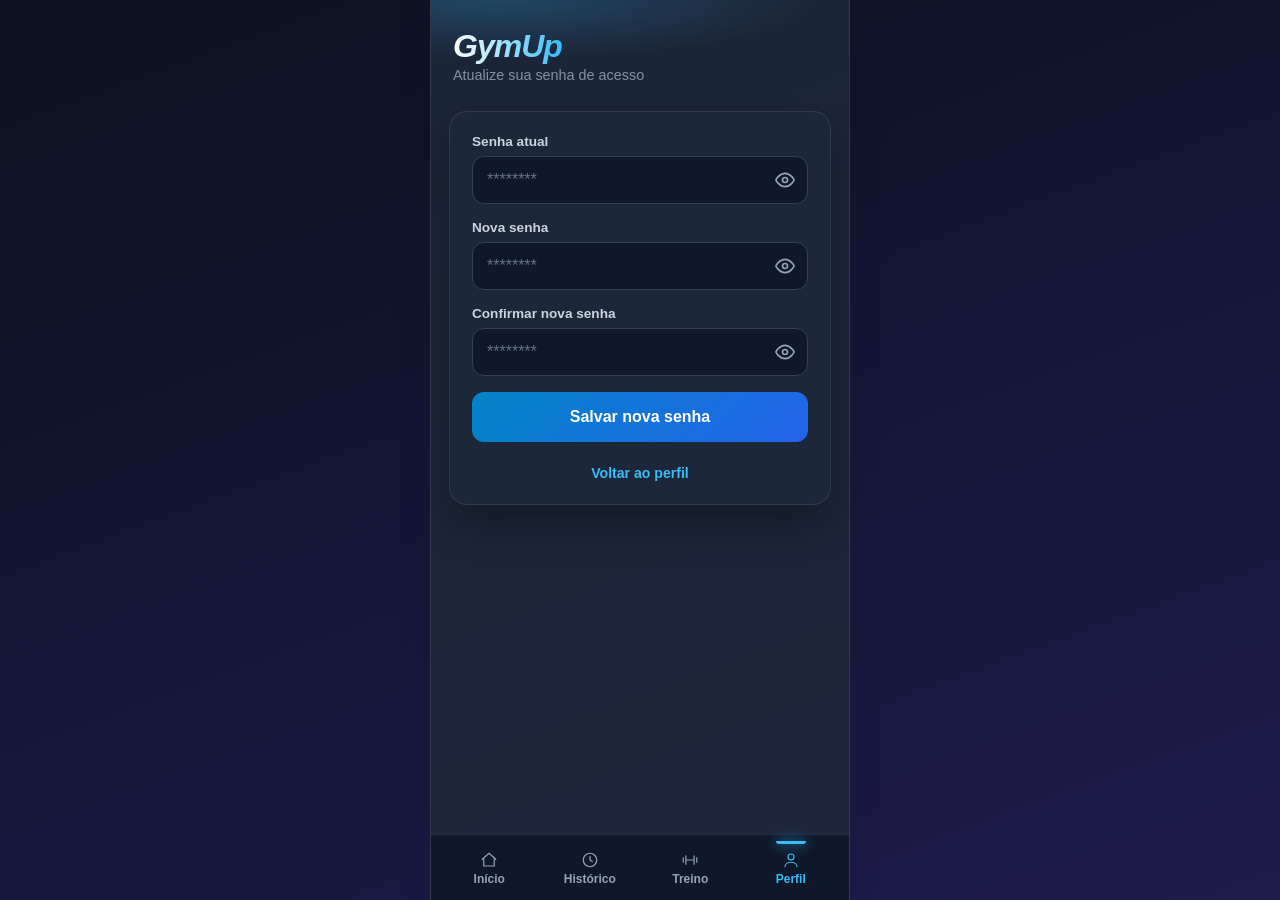
<file: alterarSenha.html>
<!DOCTYPE html>
<html lang="pt-BR">

<head>
    <meta charset="UTF-8">
    <meta name="viewport" content="width=device-width, initial-scale=1.0">
    <meta name="theme-color" content="#0f172a">
    <meta name="mobile-web-app-capable" content="yes">
    <meta name="apple-mobile-web-app-capable" content="yes">
    <meta name="apple-mobile-web-app-status-bar-style" content="black-translucent">
    <link rel="apple-touch-icon" href="icon.png">
    <link rel="manifest" href="manifest.json">
    <link rel="stylesheet" href="style.css">
    <title>GymUp - Alterar Senha</title>
</head>

<body>
    <div class="app-container">
        <header class="app-header dashboard-header">
            <div class="logo-container">
                <h1>GymUp</h1>
            </div>
            <p>Atualize sua senha de acesso</p>
        </header>

        <main class="app-content">
            <div class="search-card">
                <div id="alerta-feedback" class="alerta-feedback"></div>
                <form action="processar_alterar_senha.php" method="POST">
                    <div class="input-group">
                        <label for="senha_atual">Senha atual</label>
                        <input type="password" id="senha_atual" name="senha_atual" placeholder="********"
                            autocomplete="current-password" required>
                    </div>
                    <div class="input-group">
                        <label for="nova_senha">Nova senha</label>
                        <input type="password" id="nova_senha" name="nova_senha" placeholder="********"
                            autocomplete="new-password" required>
                    </div>
                    <div class="input-group">
                        <label for="confirma_nova_senha">Confirmar nova senha</label>
                        <input type="password" id="confirma_nova_senha" name="confirma_nova_senha"
                            placeholder="********" autocomplete="new-password" required>
                    </div>
                    <button type="submit" class="btn-primary">Salvar nova senha</button>
                </form>
                <div class="card-footer-link"><a href="perfil.html">Voltar ao perfil</a></div>
            </div>
        </main>

        <nav class="bottom-nav">
            <a href="index.php" class="nav-item">
                <svg viewBox="0 0 24 24" aria-hidden="true">
                    <path d="M3 11l9-8 9 8" />
                    <path d="M5 10v10h14V10" />
                </svg>
                <span>Início</span>
            </a>
            <a href="historico.html" class="nav-item">
                <svg viewBox="0 0 24 24" aria-hidden="true">
                    <circle cx="12" cy="12" r="9" />
                    <path d="M12 7v5l3 2" />
                </svg>
                <span>Histórico</span>
            </a>
            <a href="treino.html" class="nav-item">
                <svg viewBox="0 0 24 24" aria-hidden="true">
                    <path d="M6.5 6.5v11M17.5 6.5v11M3 9v6M21 9v6M6.5 12h11" />
                </svg>
                <span>Treino</span>
            </a>
            <a href="perfil.html" class="nav-item active">
                <svg viewBox="0 0 24 24" aria-hidden="true">
                    <circle cx="12" cy="12" r="0" />
                    <circle cx="12" cy="8" r="4" />
                    <path d="M4 21c0-4 4-6 8-6s8 2 8 6" />
                </svg>
                <span>Perfil</span>
            </a>
        </nav>

    </div>
    <script>
        const status = new URLSearchParams(window.location.search).get("status");
        const aviso = document.getElementById("alerta-feedback");
        function mostrar(tipo, texto) { aviso.className = "alerta-feedback " + tipo; aviso.textContent = texto; }
        if (status === "sucesso") mostrar("sucesso", "Senha alterada com sucesso!");
        else if (status === "senha_incorreta") mostrar("erro", "A senha atual está incorreta.");
        else if (status === "erro_coincidencia") mostrar("erro", "As novas senhas não coincidem.");
        else if (status === "erro_senha_curta") mostrar("erro", "A nova senha deve ter pelo menos 6 caracteres.");
        else if (status === "erro_senha_longa") mostrar("erro", "A nova senha é longa demais (máximo de 72 caracteres).");
        else if (status === "erro_senha_igual") mostrar("erro", "A nova senha deve ser diferente da senha atual.");
        else if (status === "erro_servidor") mostrar("erro", "Não foi possível alterar a senha. Tente novamente.");
    </script>
    <script src="mostrar-senha.js"></script>
    <script src="pwa.js"></script>
</body>

</html>
</file>
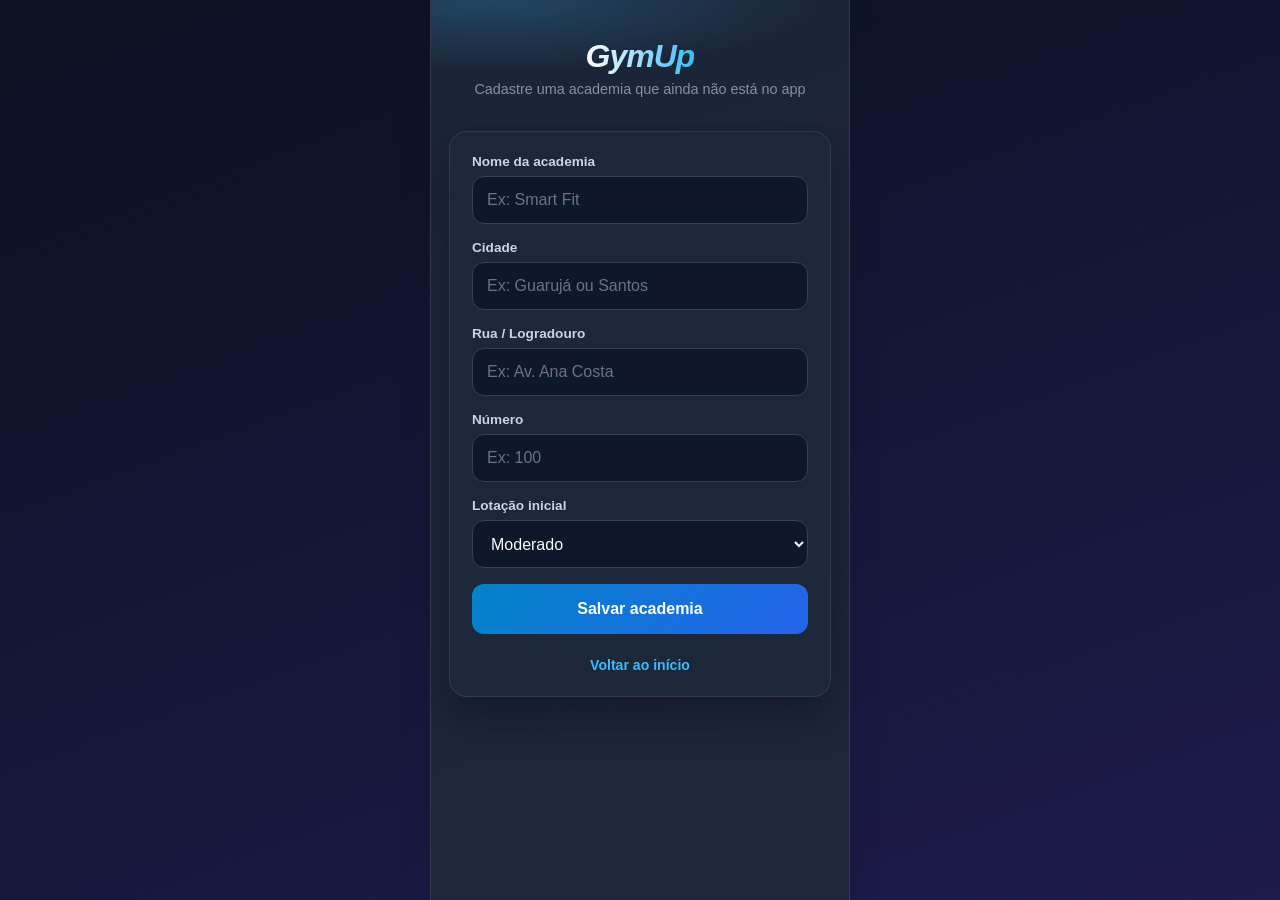
<file: cadastrar_academia.html>
<!DOCTYPE html>
<html lang="pt-BR">

<head>
    <meta charset="UTF-8">
    <meta name="viewport" content="width=device-width, initial-scale=1.0">
    <meta name="theme-color" content="#0f172a">
    <meta name="mobile-web-app-capable" content="yes">
    <meta name="apple-mobile-web-app-capable" content="yes">
    <meta name="apple-mobile-web-app-status-bar-style" content="black-translucent">
    <link rel="apple-touch-icon" href="icon.png">
    <link rel="manifest" href="manifest.json">
    <link rel="stylesheet" href="style.css">
    <title>GymUp - Cadastrar Academia</title>
</head>

<body>
    <div class="app-container">
        <header class="app-header">
            <div class="logo-container">
                <h1>GymUp</h1>
            </div>
            <p>Cadastre uma academia que ainda não está no app</p>
        </header>

        <main class="app-content">
            <div class="search-card">
                <div id="alerta-feedback" class="alerta-feedback"></div>
                
                <form id="form-cadastro" action="processar_cadastro_academia.php" method="POST">
                    <div class="input-group">
                        <label for="nome">Nome da academia</label>
                        <input type="text" id="nome" name="nome" placeholder="Ex: Smart Fit">
                    </div>

                    <!-- Campo de Cidade Separado -->
                    <div class="input-group">
                        <label for="cidade">Cidade</label>
                        <input type="text" id="cidade" name="cidade" placeholder="Ex: Guarujá ou Santos">
                    </div>

                    <!-- Campo de Rua Separado -->
                    <div class="input-group">
                        <label for="rua">Rua / Logradouro</label>
                        <input type="text" id="rua" name="rua" placeholder="Ex: Av. Ana Costa">
                    </div>

                    <!-- Campo de Número Separado -->
                    <div class="input-group">
                        <label for="numero">Número</label>
                        <input type="text" id="numero" name="numero" placeholder="Ex: 100">
                    </div>

                    <div class="input-group">
                        <label for="status_lotacao">Lotação inicial</label>
                        <select id="status_lotacao" name="status_lotacao">
                            <option value="Baixo">Baixo</option>
                            <option value="Moderado" selected>Moderado</option>
                            <option value="Alto">Alto</option>
                        </select>
                    </div>
                    <button type="submit" class="btn-primary">Salvar academia</button>
                </form>

                <div class="card-footer-link"><a href="index.php">Voltar ao início</a></div>
            </div>
        </main>
    </div>

    <script>
        // Função auxiliar para exibir o Toast moderno na tela
        function mostrarToast(mensagem, ehErro = false) {
            const toastAntigo = document.querySelector('.toast');
            if (toastAntigo) toastAntigo.remove();

            const toast = document.createElement('div');
            toast.className = `toast ${ehErro ? 'erro' : ''}`;
            toast.innerText = mensagem;

            document.body.appendChild(toast);

            setTimeout(() => {
                toast.style.opacity = '0';
                toast.style.transition = 'opacity 0.3s ease';
                setTimeout(() => toast.remove(), 300);
            }, 3000);
        }

        // Tratamento de mensagens via URL (sucesso ou erros vindos do PHP)
        const urlParams = new URLSearchParams(window.location.search);
        const status = urlParams.get("status");
        const erro = urlParams.get("erro");

        if (status === "sucesso") {
            mostrarToast("Academia cadastrada com sucesso!");
        } else if (erro === "duplicada") {
            mostrarToast("Esta academia ou endereço já está cadastrada!", true);
        } else if (erro === "campos_vazios" || status === "erro") {
            mostrarToast("Por favor, preencha todos os campos corretamente.", true);
        }

        // Validação no envio para evitar o balão padrão do navegador
        document.addEventListener("DOMContentLoaded", () => {
            const formCadastro = document.getElementById("form-cadastro");

            if (formCadastro) {
                formCadastro.addEventListener("submit", function(e) {
                    const nome = document.getElementById("nome").value.trim();
                    const cidade = document.getElementById("cidade").value.trim();
                    const rua = document.getElementById("rua").value.trim();
                    const numero = document.getElementById("numero").value.trim();

                    if (!nome || !cidade || !rua || !numero) {
                        e.preventDefault();
                        mostrarToast("Preencha todos os campos para continuar.", true);
                    }
                });
            }
        });
    </script>

    <script src="pwa.js"></script>
    
    <script>
    // Preenche automaticamente a cidade se vier informada pela busca
    document.addEventListener("DOMContentLoaded", () => {
        const urlParams = new URLSearchParams(window.location.search);
        const cidadeURL = urlParams.get("cidade");
        const nomeURL = urlParams.get("nome");

        if (cidadeURL) {
            const inputCidade = document.getElementById("cidade"); // Certifica-te de dar id="cidade" no input do HTML de cadastro
            if (inputCidade) inputCidade.value = cidadeURL;
        }
        if (nomeURL) {
            const inputNome = document.getElementById("nome");
            if (inputNome) inputNome.value = nomeURL;
        }
    });
</script>
</body>

</html>
</file>
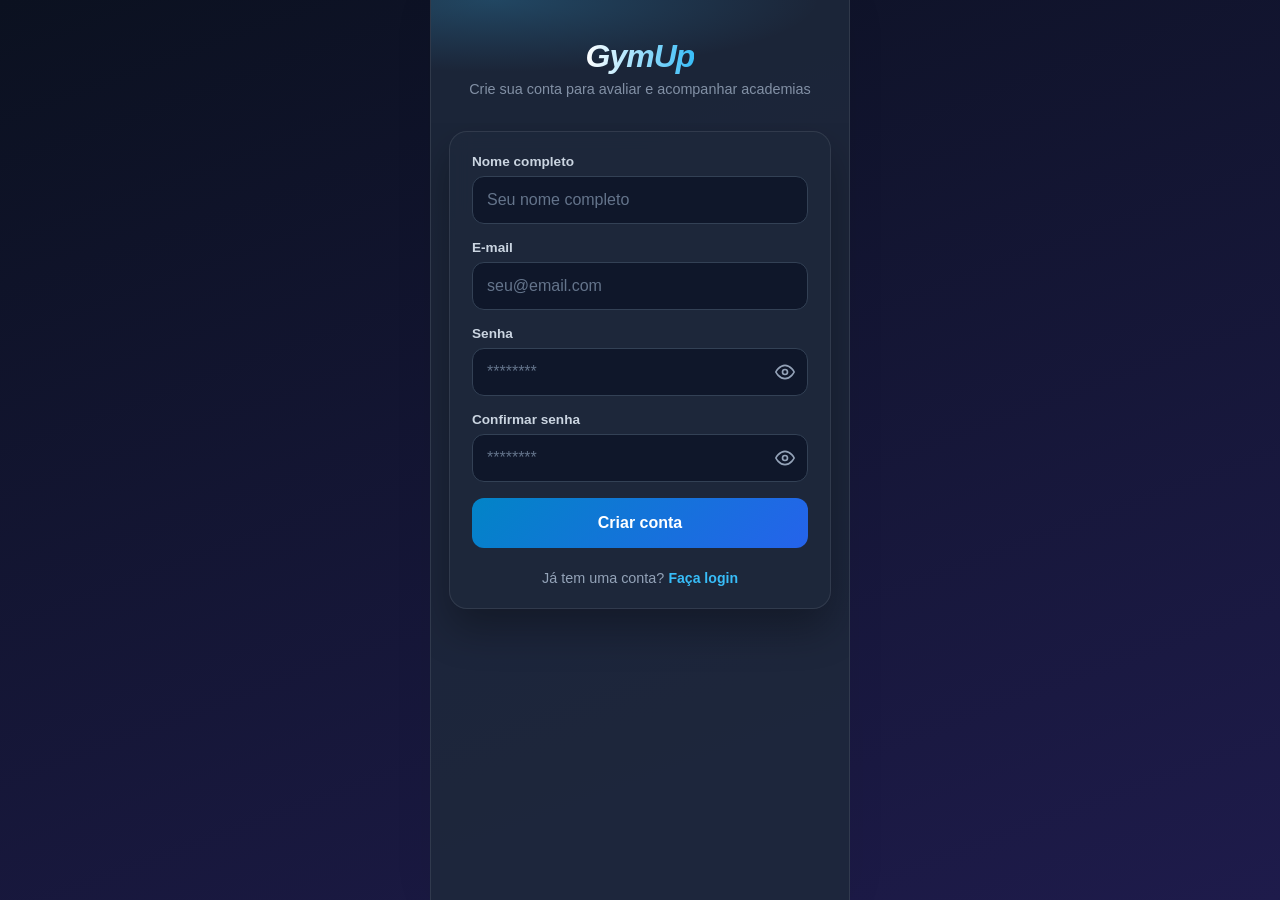
<file: cadastro.html>
<!DOCTYPE html>
<html lang="pt-BR">

<head>
    <meta charset="UTF-8">
    <meta name="viewport" content="width=device-width, initial-scale=1.0">
    <meta name="theme-color" content="#0f172a">
    <meta name="mobile-web-app-capable" content="yes">
    <meta name="apple-mobile-web-app-capable" content="yes">
    <meta name="apple-mobile-web-app-status-bar-style" content="black-translucent">
    <link rel="apple-touch-icon" href="icon.png">
    <link rel="manifest" href="manifest.json">
    <link rel="stylesheet" href="style.css">
    <title>GymUp - Criar Conta</title>
</head>

<body>
    <div class="app-container">
        <header class="app-header">
            <div class="logo-container">
                <h1>GymUp</h1>
            </div>
            <p>Crie sua conta para avaliar e acompanhar academias</p>
        </header>

        <main class="app-content">
            <div class="search-card">
                <div id="alerta-feedback" class="alerta-feedback"></div>
                <form action="processar_cadastro.php" method="POST">
                    <div class="input-group">
                        <label for="nome">Nome completo</label>
                        <input type="text" id="nome" name="nome" placeholder="Seu nome completo" autocomplete="name"
                            required>
                    </div>
                    <div class="input-group">
                        <label for="email">E-mail</label>
                        <input type="email" id="email" name="email" placeholder="seu@email.com" autocomplete="email"
                            required>
                    </div>
                    <div class="input-group">
                        <label for="senha">Senha</label>
                        <input type="password" id="senha" name="senha" placeholder="********"
                            autocomplete="new-password" required>
                    </div>
                    <div class="input-group">
                        <label for="confirma_senha">Confirmar senha</label>
                        <input type="password" id="confirma_senha" name="confirma_senha" placeholder="********"
                            autocomplete="new-password" required>
                    </div>
                    <button type="submit" class="btn-primary">Criar conta</button>
                </form>
                <div class="card-footer-link">
                    <p>Já tem uma conta? <a href="login.html">Faça login</a></p>
                </div>
            </div>
        </main>
    </div>
    <script>
        const status = new URLSearchParams(window.location.search).get("status");
        const aviso = document.getElementById("alerta-feedback");
        function mostrar(tipo, texto) { aviso.className = "alerta-feedback " + tipo; aviso.textContent = texto; }
        if (status === "sucesso") mostrar("sucesso", "Conta criada! Enviamos um link de confirmação para o seu e-mail. Confirme para poder entrar. Se não encontrar, confira a pasta de spam.");
        else if (status === "erro_email") mostrar("erro", "Este e-mail já está cadastrado. Tente outro.");
        else if (status === "erro_formato") mostrar("erro", "Informe um e-mail válido.");
        else if (status === "erro_senha") mostrar("erro", "As senhas não coincidem ou há campos vazios.");
        else if (status === "erro_envio") mostrar("erro", "Conta criada, mas não foi possível enviar o e-mail de confirmação. Use \"Esqueceu a senha?\" no login para receber um link e liberar o acesso.");
        else if (status === "erro_conexao") mostrar("erro", "Não foi possível conectar. Tente de novo.");
    </script>
    <script src="mostrar-senha.js"></script>
    <script src="pwa.js"></script>
</body>

</html>
</file>
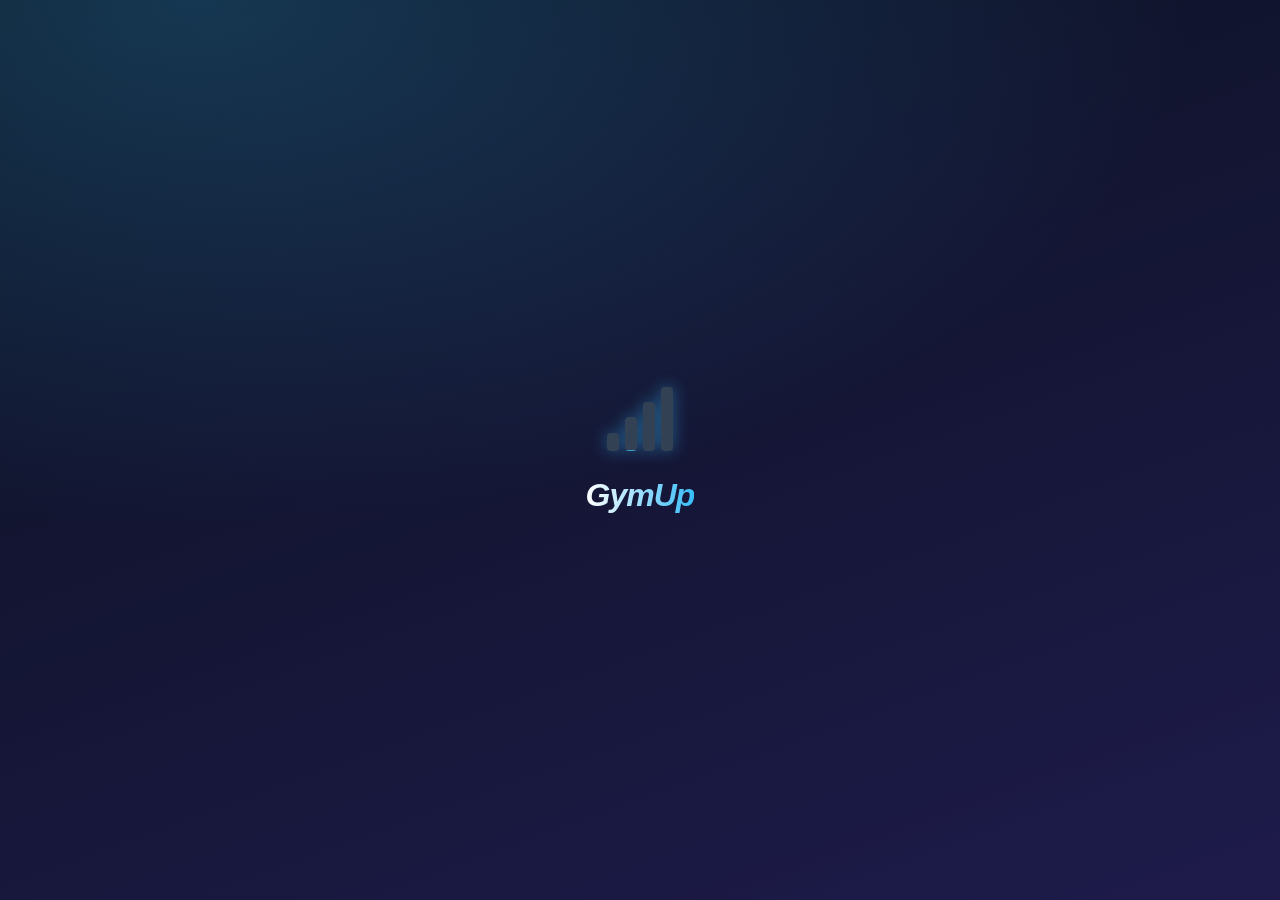
<file: login.html>
<!DOCTYPE html>
<html lang="pt-BR">

<head>
    <meta charset="UTF-8">
    <meta name="viewport" content="width=device-width, initial-scale=1.0">
    <meta name="theme-color" content="#0f172a">
    <meta name="mobile-web-app-capable" content="yes">
    <meta name="apple-mobile-web-app-capable" content="yes">
    <meta name="apple-mobile-web-app-status-bar-style" content="black-translucent">
    <link rel="apple-touch-icon" href="icon.png">
    <link rel="manifest" href="manifest.json">
    <link rel="stylesheet" href="style.css">
    <title>GymUp - Entrar</title>
</head>

<body>

    <!-- Tela de carregamento (fica logo no início do body) -->
    <div class="splash" id="splash" role="status" aria-label="Carregando o GymUp">
        <div class="splash__meter" aria-hidden="true">
            <div class="splash__bar"></div>
            <div class="splash__bar"></div>
            <div class="splash__bar"></div>
            <div class="splash__bar"></div>
        </div>
        <p class="splash__logo">GymUp</p>
    </div>
    <script>
        (function () {
            var splash = document.getElementById('splash');
            if (!splash) return;

            // mostra só uma vez por abertura do app
            try {
                if (sessionStorage.getItem('gymup-splash') === '1') { splash.remove(); return; }
            } catch (e) { }

            var MIN_MS = 5000;   // tempo mínimo na tela
            var MAX_MS = 10000;   // segurança: some mesmo se algo travar
            var start = Date.now();
            var done = false;

            function hide() {
                if (done) return;
                done = true;
                try { sessionStorage.setItem('gymup-splash', '1'); } catch (e) { }
                var wait = Math.max(0, MIN_MS - (Date.now() - start));
                setTimeout(function () {
                    splash.classList.add('splash--out');
                    setTimeout(function () { splash.remove(); }, 600);
                }, wait);
            }

            if (document.readyState === 'complete') hide();
            else window.addEventListener('load', hide);
            setTimeout(hide, MAX_MS);
        })();
    </script>

    <div class="app-container">
        <header class="app-header">
            <div class="logo-container">
                <h1>GymUp</h1>
            </div>
            <p>Entre para ver a lotação das academias</p>
        </header>

        <main class="app-content">
            <div class="search-card">
                <div id="alerta-feedback" class="alerta-feedback"></div>
                <form action="processar_login.php" method="POST">
                    <div class="input-group">
                        <label for="email">E-mail</label>
                        <input type="email" id="email" name="email" placeholder="seu@email.com" autocomplete="email"
                            required>
                    </div>
                    <div class="input-group">
                        <label for="senha">Senha</label>
                        <input type="password" id="senha" name="senha" placeholder="********"
                            autocomplete="current-password" required>
                    </div>
                    <div class="forgot-password"><a href="esqueciSenha.html">Esqueceu a senha?</a></div>
                    <button type="submit" class="btn-primary">Entrar</button>
                </form>
                <div class="card-footer-link">
                    <p>Não tem uma conta? <a href="cadastro.html">Cadastre-se</a></p>
                </div>
            </div>
        </main>
    </div>
    <script>
        const status = new URLSearchParams(window.location.search).get("status");
        const aviso = document.getElementById("alerta-feedback");
        function mostrar(tipo, texto) { aviso.className = "alerta-feedback " + tipo; aviso.textContent = texto; }
        if (status === "erro_login") mostrar("erro", "E-mail ou senha incorretos.");
        else if (status === "erro_campos") mostrar("erro", "Preencha o e-mail e a senha.");
        else if (status === "erro_conexao") mostrar("erro", "Não foi possível conectar. Tente de novo.");
        else if (status === "erro_nao_verificado") mostrar("erro", "Confirme seu e-mail antes de entrar. Verifique sua caixa de entrada e a pasta de spam.");
        else if (status === "verificado") mostrar("sucesso", "E-mail confirmado! Já pode entrar.");
        else if (status === "senha_alterada") mostrar("sucesso", "Senha alterada com sucesso. Já pode entrar.");
        else if (status === "link_invalido") mostrar("erro", "Link inválido ou já utilizado.");
    </script>
    <script src="mostrar-senha.js"></script>
    <script src="pwa.js"></script>
</body>

</html>
</file>
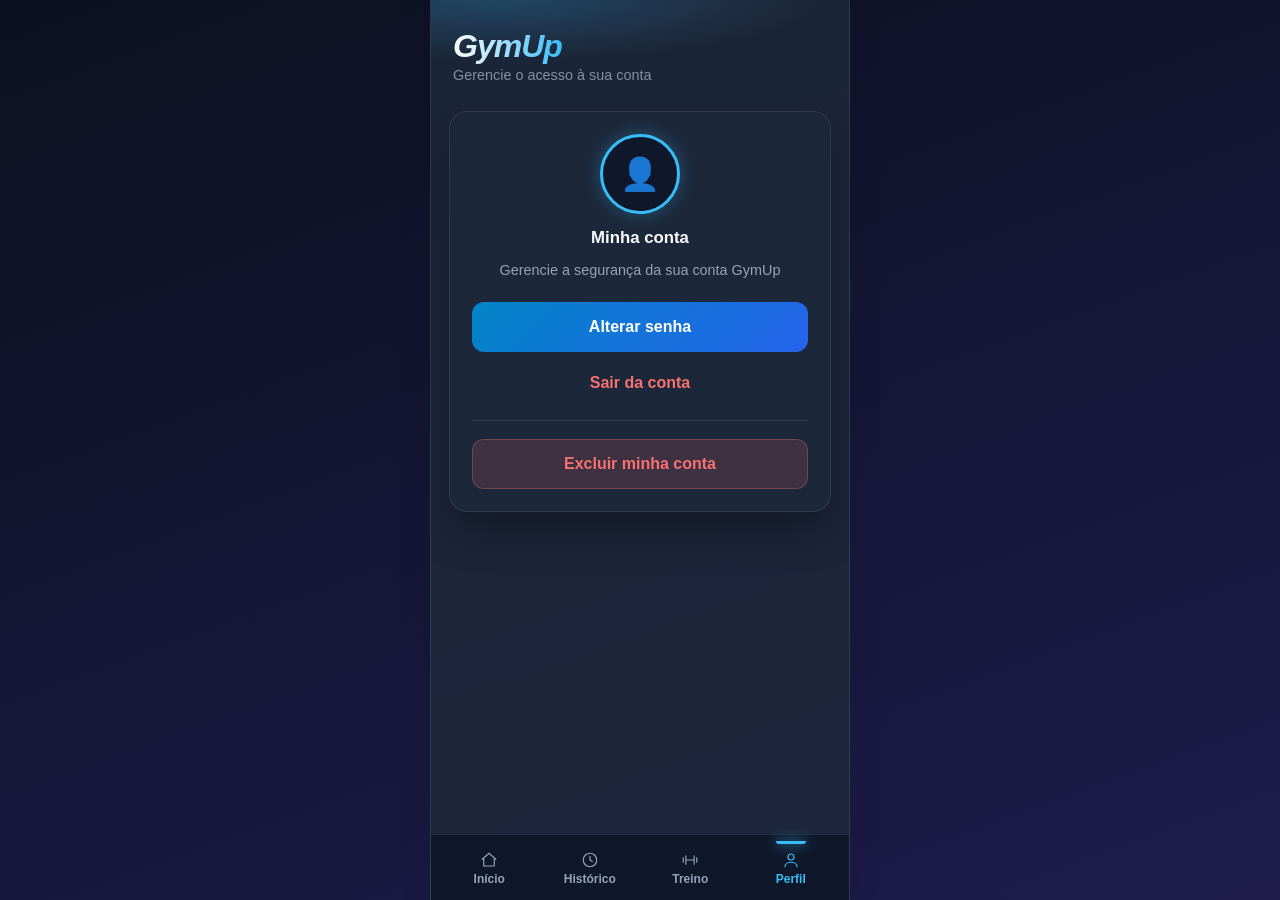
<file: perfil.html>
﻿<!DOCTYPE html>
<html lang="pt-BR">

<head>
    <meta charset="UTF-8">
    <meta name="viewport" content="width=device-width, initial-scale=1.0">
    <meta name="mobile-web-app-capable" content="yes">
    <meta name="apple-mobile-web-app-capable" content="yes">
    <meta name="apple-mobile-web-app-status-bar-style" content="black-translucent">
    <link rel="apple-touch-icon" href="icon.png">
    <meta name="theme-color" content="#0f172a">
    <link rel="manifest" href="manifest.json">
    <title>GymUp - Meu Perfil</title>
    <link rel="stylesheet" href="style.css">
</head>

<body>
    <div class="app-container">
        <header class="app-header dashboard-header">
            <div class="logo-container">
                <h1>GymUp</h1>
            </div>
            <p>Gerencie o acesso à sua conta</p>
        </header>

        <main class="app-content">
            <div class="search-card perfil-centro">
                <div id="alerta-feedback" class="alerta-feedback"></div>

                <div id="painel-perfil">
                    <div class="perfil-avatar" aria-hidden="true">👤</div>
                    <h3>Minha conta</h3>
                    <p>Gerencie a segurança da sua conta GymUp</p>

                    <div class="perfil-acoes">
                        <a href="alterarSenha.html" class="btn-primary">Alterar senha</a>
                        <a href="login.html" class="link-sair">Sair da conta</a>
                        <hr>
                        <button type="button" class="btn-perigo" onclick="alternarPainel(true)">Excluir minha
                            conta</button>
                    </div>
                </div>

                <div id="painel-confirmacao" hidden>
                    <div class="icone-alerta" aria-hidden="true">⚠️</div>
                    <h3>Excluir conta?</h3>
                    <p>Esta ação não pode ser desfeita. Todos os seus dados serão apagados permanentemente.</p>
                    <div class="confirmacao-acoes">
                        <button type="button" class="btn-secundario" onclick="alternarPainel(false)">Cancelar</button>
                        <a href="processar_excluir_conta.php" class="btn-perigo">Sim, excluir</a>
                    </div>
                </div>
            </div>
        </main>

        <nav class="bottom-nav">
            <a href="index.php" class="nav-item">
                <svg viewBox="0 0 24 24" aria-hidden="true">
                    <path d="M3 11l9-8 9 8" />
                    <path d="M5 10v10h14V10" />
                </svg>
                <span>Início</span>
            </a>
            <a href="historico.php" class="nav-item">
                <svg viewBox="0 0 24 24" aria-hidden="true">
                    <circle cx="12" cy="12" r="9" />
                    <path d="M12 7v5l3 2" />
                </svg>
                <span>Histórico</span>
            </a>
            <a href="treino.html" class="nav-item">
                <svg viewBox="0 0 24 24" aria-hidden="true">
                    <path d="M6.5 6.5v11M17.5 6.5v11M3 9v6M21 9v6M6.5 12h11" />
                </svg>
                <span>Treino</span>
            </a>
            <a href="perfil.html" class="nav-item active">
                <svg viewBox="0 0 24 24" aria-hidden="true">
                    <circle cx="12" cy="12" r="0" />
                    <circle cx="12" cy="8" r="4" />
                    <path d="M4 21c0-4 4-6 8-6s8 2 8 6" />
                </svg>
                <span>Perfil</span>
            </a>
        </nav>
    </div>

    <script>
        function alternarPainel(confirmar) {
            document.getElementById('painel-perfil').hidden = confirmar;
            document.getElementById('painel-confirmacao').hidden = !confirmar;
        }

        const status = new URLSearchParams(window.location.search).get('status');
        if (status === 'erro_exclusao') {
            const aviso = document.getElementById('alerta-feedback');
            aviso.className = 'alerta-feedback erro';
            aviso.textContent = 'Não foi possível excluir a conta. Tente de novo.';
        }
    </script>
    <script src="pwa.js"></script>
</body>

</html>
</file>
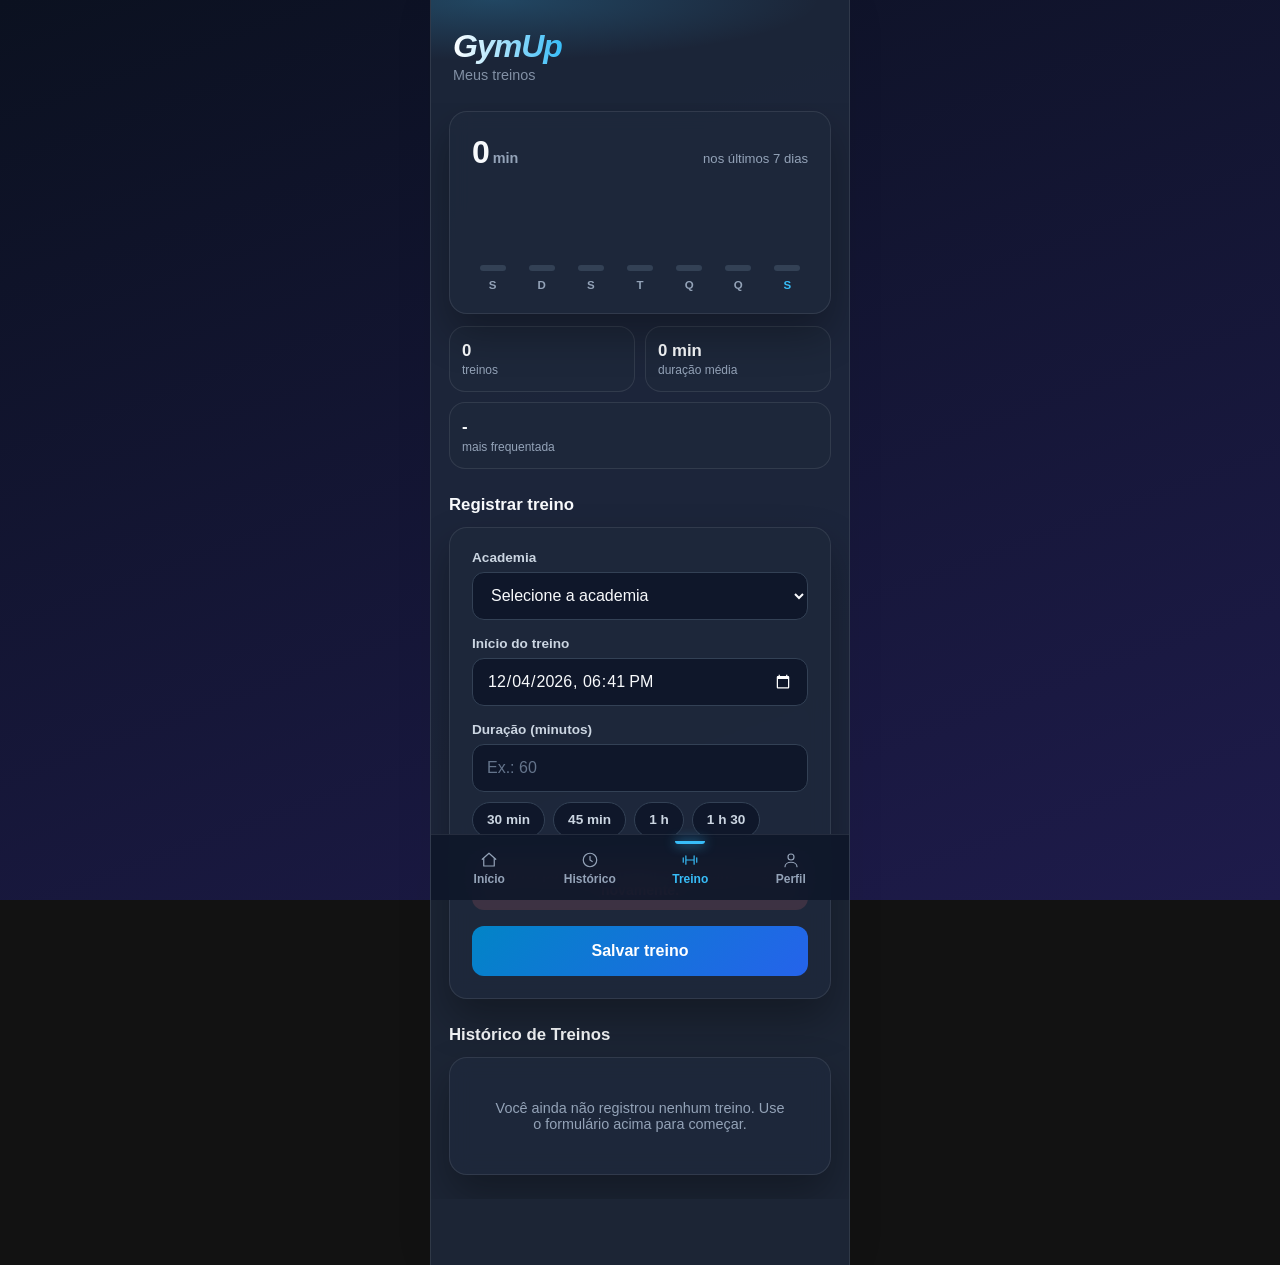
<file: treino.html>
<!DOCTYPE html>
<html lang="pt-BR">

<head>
    <meta charset="UTF-8">
    <meta name="viewport" content="width=device-width, initial-scale=1, viewport-fit=cover">
    <meta name="theme-color" content="#0b1120">
    <link rel="stylesheet" href="style.css">
    <title>GymUp - Treinos</title>
</head>

<body>
    <div class="app-container">

        <header class="app-header dashboard-header">
            <div class="logo-container">
                <h1>GymUp</h1>
            </div>
            <p>Meus treinos</p>
        </header>

        <main class="app-content">

            <!-- Resumo da semana -->
            <section class="search-card" aria-label="Resumo da semana">
                <div class="semana-topo">
                    <strong id="minutosSemana">0<small>min</small></strong>
                    <span>nos últimos 7 dias</span>
                </div>
                <div class="barras" id="barras"></div>
            </section>

            <div class="metricas">
                <div class="metrica"><b id="totalTreinos">0</b><span>treinos</span></div>
                <div class="metrica"><b id="mediaMinutos">0 min</b><span>duração média</span></div>
                <div class="metrica"><b id="academiaFavorita">-</b><span>mais frequentada</span></div>
            </div>

            <!-- Registrar treino -->
            <h2 class="secao-titulo">Registrar treino</h2>
            <form class="search-card" id="formTreino" novalidate>
                <div class="input-group">
                    <label for="idAcademia">Academia</label>
                    <select id="idAcademia" required></select>
                </div>

                <div class="input-group">
                    <label for="dataInicio">Início do treino</label>
                    <input type="datetime-local" id="dataInicio" required>
                </div>

                <div class="input-group">
                    <label for="duracaoMinutos">Duração (minutos)</label>
                    <input type="number" id="duracaoMinutos" min="1" max="600" inputmode="numeric" placeholder="Ex.: 60"
                        required>
                    <div class="atalhos" id="atalhos">
                        <button type="button" data-min="30">30 min</button>
                        <button type="button" data-min="45">45 min</button>
                        <button type="button" data-min="60">1 h</button>
                        <button type="button" data-min="90">1 h 30</button>
                    </div>
                </div>

                <div class="alerta-feedback" id="mensagem" role="status"></div>
                <button type="submit" class="btn-primary" id="btnSalvar">Salvar treino</button>
            </form>

            <!-- Histórico -->
            <h2 class="secao-titulo">Histórico de Treinos</h2>
            <div class="search-card" id="historico"></div>

        </main>

        <nav class="bottom-nav">
            <a href="index.php" class="nav-item">
                <svg viewBox="0 0 24 24" aria-hidden="true">
                    <path d="M3 11l9-8 9 8" />
                    <path d="M5 10v10h14V10" />
                </svg>
                <span>Início</span>
            </a>
            <a href="historico.php" class="nav-item">
                <svg viewBox="0 0 24 24" aria-hidden="true">
                    <circle cx="12" cy="12" r="9" />
                    <path d="M12 7v5l3 2" />
                </svg>
                <span>Histórico</span>
            </a>
            <a href="treino.html" class="nav-item active">
                <svg viewBox="0 0 24 24" aria-hidden="true">
                    <path d="M6.5 6.5v11M17.5 6.5v11M3 9v6M21 9v6M6.5 12h11" />
                </svg>
                <span>Treino</span>
            </a>
            <a href="perfil.html" class="nav-item">
                <svg viewBox="0 0 24 24" aria-hidden="true">
                    <circle cx="12" cy="12" r="0" />
                    <circle cx="12" cy="8" r="4" />
                    <path d="M4 21c0-4 4-6 8-6s8 2 8 6" />
                </svg>
                <span>Perfil</span>
            </a>
        </nav>

    </div>

    <script>
        /* ============================================================
           CONFIGURAÇÃO
           Classe Treino: idTreino, idUsuario, idAcademia, dataInicio, duracaoMinutos
           - USAR_API = false  -> funciona só com dados de exemplo (para ver o layout)
           - USAR_API = true   -> usa os PHPs abaixo (você precisa criá-los)
           ============================================================ */
        const USAR_API = true;
        const URL_LISTAR_TREINOS = 'modulo-treino/buscar_treino.php';  // GET  -> treinos do usuário logado
        const URL_SALVAR_TREINO = 'modulo-treino/salvar_treino.php';   // POST -> grava um treino
        const URL_EXCLUIR_TREINO = 'modulo-treino/excluir_treino.php';  // POST -> exclui um treino
        const URL_LISTAR_ACADEMIAS = 'buscar_academia.php';

        let academias = [];
        let treinos = [];

        function exemplos() {
            const agora = new Date();
            const mk = (diasAtras, hora, min, idAcademia, duracao, id) => {
                const d = new Date(agora);
                d.setDate(d.getDate() - diasAtras);
                d.setHours(hora, min, 0, 0);
                return { idTreino: id, idUsuario: 1, idAcademia, dataInicio: paraSql(d), duracaoMinutos: duracao };
            };
            return [
                mk(0, 7, 30, 1, 60, 1),
                mk(1, 18, 0, 2, 45, 2),
                mk(3, 19, 15, 1, 75, 3),
                mk(5, 6, 50, 3, 50, 4)
            ];
        }

        /* ============================================================
           UTILITÁRIOS
           ============================================================ */
        const $ = (id) => document.getElementById(id);
        const DIAS_CURTOS = ['D', 'S', 'T', 'Q', 'Q', 'S', 'S'];

        function pad(n) { return String(n).padStart(2, '0'); }

        /* Date -> 'YYYY-MM-DD HH:MM:SS' (formato DATETIME do MySQL) */
        function paraSql(d) {
            return `${d.getFullYear()}-${pad(d.getMonth() + 1)}-${pad(d.getDate())} ` +
                `${pad(d.getHours())}:${pad(d.getMinutes())}:00`;
        }

        /* 'YYYY-MM-DD HH:MM:SS' -> Date */
        function deSql(texto) {
            return new Date(String(texto).replace(' ', 'T'));
        }

        function chaveDia(d) {
            return `${d.getFullYear()}-${pad(d.getMonth() + 1)}-${pad(d.getDate())}`;
        }

        function nomeAcademia(id) {
            const a = academias.find(x => Number(x.idAcademia) === Number(id));
            return a ? a.nome : 'Academia ' + id;
        }

        function formatarDuracao(min) {
            if (min < 60) return `${min} min`;
            const h = Math.floor(min / 60), m = min % 60;
            return m ? `${h} h ${m} min` : `${h} h`;
        }

        function rotuloData(d) {
            const hoje = new Date(); hoje.setHours(0, 0, 0, 0);
            const alvo = new Date(d); alvo.setHours(0, 0, 0, 0);
            const diff = Math.round((hoje - alvo) / 86400000);
            if (diff === 0) return 'Hoje';
            if (diff === 1) return 'Ontem';
            return d.toLocaleDateString('pt-BR', { weekday: 'long', day: '2-digit', month: 'long' });
        }

        function escapar(texto) {
            const div = document.createElement('div');
            div.textContent = texto;
            return div.innerHTML;
        }

        /* ============================================================
           DADOS
           ============================================================ */
        async function carregarAcademias() {
            if (!USAR_API) { academias = ACADEMIAS_EXEMPLO; return; }

            const resp = await fetch(URL_LISTAR_ACADEMIAS); // sem filtros, devolve todas as academias

            let json;
            try {
                json = await resp.json();
            } catch {
                throw new Error('Resposta inválida do servidor.');
            }

            if (!resp.ok || !Array.isArray(json)) {
                throw new Error((json && json.erro) || 'Erro ao carregar as academias.');
            }

            academias = json
                .map(a => ({ idAcademia: a.id, nome: a.nome }))
                .sort((x, y) => x.nome.localeCompare(y.nome, 'pt-BR'));
        }

        async function carregarTreinos() {
            if (!USAR_API) { treinos = exemplos(); return; }

            const resp = await fetch(URL_LISTAR_TREINOS);

            // Sessão expirada: volta para o login antes de tentar ler a resposta
            if (resp.status === 401) {
                window.location.href = 'login.html';
                return;
            }

            // Se o servidor não devolveu JSON (404, erro do PHP...), mostra uma mensagem amigável
            let json;
            try {
                json = await resp.json();
            } catch {
                throw new Error('Resposta inválida do servidor.');
            }

            if (!resp.ok) throw new Error(json.erro || 'Erro ao carregar os treinos.');
            if (!Array.isArray(json)) throw new Error('Formato de dados inesperado.');

            treinos = json; // [{ idTreino, idUsuario, idAcademia, dataInicio, duracaoMinutos }, ...]
        }

        async function salvarTreino(dados) {
            if (!USAR_API) {
                treinos.push({ idTreino: Date.now(), idUsuario: 1, ...dados });
                return;
            }
            const resp = await fetch(URL_SALVAR_TREINO, {
                method: 'POST',
                headers: { 'Content-Type': 'application/json' },
                body: JSON.stringify(dados) // o PHP pega o idUsuario da sessão, não daqui
            });
            const json = await resp.json();
            if (!resp.ok || json.erro) throw new Error(json.erro || 'Não foi possível salvar o treino.');
            await carregarTreinos();
        }

        async function excluirTreino(idTreino) {
            if (!USAR_API) {
                treinos = treinos.filter(t => Number(t.idTreino) !== Number(idTreino));
                return;
            }
            const resp = await fetch(URL_EXCLUIR_TREINO, {
                method: 'POST',
                headers: { 'Content-Type': 'application/json' },
                body: JSON.stringify({ idTreino: Number(idTreino) }) // o PHP confere que o treino é do usuário logado
            });
            if (resp.status === 401) { window.location.href = 'login.html'; return; }
            const json = await resp.json();
            if (!resp.ok || json.erro) throw new Error(json.erro || 'Não foi possível excluir o treino.');
            await carregarTreinos();
        }

        /* ============================================================
           TELA
           ============================================================ */
        function desenharResumo() {
            const hoje = new Date(); hoje.setHours(0, 0, 0, 0);
            const porDia = {};
            const dias = [];

            for (let i = 6; i >= 0; i--) {
                const d = new Date(hoje);
                d.setDate(d.getDate() - i);
                dias.push(d);
                porDia[chaveDia(d)] = 0;
            }

            treinos.forEach(t => {
                const k = chaveDia(deSql(t.dataInicio));
                if (k in porDia) porDia[k] += Number(t.duracaoMinutos);
            });

            const maximo = Math.max(60, ...Object.values(porDia));
            const total = Object.values(porDia).reduce((a, b) => a + b, 0);
            $('minutosSemana').innerHTML = `${total}<small>min</small>`;

            $('barras').innerHTML = dias.map((d, i) => {
                const min = porDia[chaveDia(d)];
                const altura = Math.max(6, Math.round((min / maximo) * 76));
                const classes = ['dia', min > 0 ? 'ativo' : '', i === 6 ? 'hoje' : ''].join(' ');
                return `<div class="${classes}" title="${min} min">
              <div class="barra" style="height:${altura}px"></div>
              <label>${DIAS_CURTOS[d.getDay()]}</label>
            </div>`;
            }).join('');

            /* Métricas gerais */
            $('totalTreinos').textContent = treinos.length;
            const soma = treinos.reduce((a, t) => a + Number(t.duracaoMinutos), 0);
            $('mediaMinutos').textContent = treinos.length ? Math.round(soma / treinos.length) + ' min' : '0 min';

            const contagem = {};
            treinos.forEach(t => { contagem[t.idAcademia] = (contagem[t.idAcademia] || 0) + 1; });
            const favorita = Object.entries(contagem).sort((a, b) => b[1] - a[1])[0];
            $('academiaFavorita').textContent = favorita ? nomeAcademia(favorita[0]) : '-';
        }

        function desenharHistorico() {
            const el = $('historico');
            if (!treinos.length) {
                el.innerHTML = '<p class="msg-centro">Você ainda não registrou nenhum treino. Use o formulário acima para começar.</p>';
                return;
            }

            const ordenados = [...treinos].sort((a, b) => deSql(b.dataInicio) - deSql(a.dataInicio));
            let html = '';
            let dataAtual = '';

            ordenados.forEach(t => {
                const d = deSql(t.dataInicio);
                const k = chaveDia(d);
                if (k !== dataAtual) {
                    dataAtual = k;
                    html += `<div class="grupo-data">${escapar(rotuloData(d))}</div>`;
                }
                html += `
      <div class="historico-item">
        <div class="historico-topo">
          <div>
            <div class="historico-titulo">${escapar(nomeAcademia(t.idAcademia))}</div>
            <div class="historico-detalhe">Início às <span class="historico-hora">${pad(d.getHours())}:${pad(d.getMinutes())}</span></div>
            <span class="historico-data">${d.toLocaleDateString('pt-BR')}</span>
          </div>
          <span class="status-badge azul">${formatarDuracao(Number(t.duracaoMinutos))}</span>
        </div>
        <div class="historico-acoes">
          <button type="button" class="btn-mini btn-excluir" data-acao="pedir">Excluir</button>
          <div class="confirma">
            <span>Excluir este treino?</span>
            <button type="button" class="btn-mini btn-confirmar" data-acao="confirmar" data-id="${Number(t.idTreino)}">Sim, excluir</button>
            <button type="button" class="btn-mini btn-cancelar" data-acao="cancelar">Cancelar</button>
          </div>
        </div>
      </div>`;
            });

            el.innerHTML = html;
        }

        function desenharTudo() {
            desenharResumo();
            desenharHistorico();
        }

        function preencherAcademias() {
            $('idAcademia').innerHTML =
                '<option value="">Selecione a academia</option>' +
                academias.map(a => `<option value="${Number(a.idAcademia)}">${escapar(a.nome)}</option>`).join('');
        }

        function definirDataAgora() {
            const d = new Date();
            $('dataInicio').value = `${d.getFullYear()}-${pad(d.getMonth() + 1)}-${pad(d.getDate())}T${pad(d.getHours())}:${pad(d.getMinutes())}`;
        }

        /* tipo: 'sucesso' | 'erro' | '' (limpa) */
        function mostrarMensagem(texto, tipo) {
            const m = $('mensagem');
            m.textContent = texto;
            m.className = 'alerta-feedback' + (tipo ? ' ' + tipo : '');
        }

        /* Aviso rápido no rodapé (usa a classe .toast do style.css) */
        function mostrarToast(texto, erro) {
            const t = document.createElement('div');
            t.className = 'toast' + (erro ? ' erro' : '');
            t.textContent = texto;
            document.body.appendChild(t);
            setTimeout(() => t.remove(), 2800);
        }

        /* ============================================================
           EVENTOS
           ============================================================ */
        $('atalhos').addEventListener('click', (e) => {
            const btn = e.target.closest('button[data-min]');
            if (!btn) return;
            $('duracaoMinutos').value = btn.dataset.min;
            document.querySelectorAll('#atalhos button').forEach(b => b.classList.toggle('marcado', b === btn));
        });

        $('duracaoMinutos').addEventListener('input', () => {
            document.querySelectorAll('#atalhos button').forEach(b => b.classList.remove('marcado'));
        });

        $('historico').addEventListener('click', async (e) => {
            const btn = e.target.closest('button[data-acao]');
            if (!btn) return;
            const item = btn.closest('.historico-item');

            if (btn.dataset.acao === 'pedir') { item.classList.add('confirmando'); return; }
            if (btn.dataset.acao === 'cancelar') { item.classList.remove('confirmando'); return; }

            if (btn.dataset.acao === 'confirmar') {
                item.querySelectorAll('button').forEach(b => b.disabled = true);
                try {
                    await excluirTreino(btn.dataset.id);
                    desenharTudo();
                    mostrarToast('Treino excluído.');
                } catch (erro) {
                    item.querySelectorAll('button').forEach(b => b.disabled = false);
                    item.classList.remove('confirmando');
                    mostrarToast(erro.message, true);
                }
            }
        });

        $('formTreino').addEventListener('submit', async (e) => {
            e.preventDefault();
            mostrarMensagem('', '');

            const idAcademia = Number($('idAcademia').value);
            const inicio = $('dataInicio').value;
            const duracao = Number($('duracaoMinutos').value);

            if (!idAcademia) return mostrarMensagem('Escolha a academia onde você treinou.', 'erro');
            if (!inicio) return mostrarMensagem('Informe a data e o horário de início.', 'erro');
            if (!Number.isInteger(duracao) || duracao < 1 || duracao > 600) {
                return mostrarMensagem('Informe a duração em minutos (entre 1 e 600).', 'erro');
            }
            if (new Date(inicio) > new Date()) {
                return mostrarMensagem('O início do treino não pode estar no futuro.', 'erro');
            }

            const dados = {
                idAcademia,
                dataInicio: paraSql(new Date(inicio)),
                duracaoMinutos: duracao
            };

            $('btnSalvar').disabled = true;
            try {
                await salvarTreino(dados);
                desenharTudo();
                mostrarMensagem('Treino salvo.', 'sucesso');
                $('duracaoMinutos').value = '';
                document.querySelectorAll('#atalhos button').forEach(b => b.classList.remove('marcado'));
                definirDataAgora();
            } catch (erro) {
                mostrarMensagem(erro.message, 'erro');
            } finally {
                $('btnSalvar').disabled = false;
            }
        });

        /* ============================================================
           INÍCIO
           ============================================================ */
        (async function iniciar() {
            try {
                await carregarAcademias();
                await carregarTreinos();
            } catch (erro) {
                mostrarMensagem('Não foi possível carregar seus treinos. Tente novamente.', 'erro');
            }
            preencherAcademias();
            definirDataAgora();
            desenharTudo();
        })();
    </script>
</body>

</html>
</file>
<file: style.css>
:root {
    --marca: #0047AB;
    --marca-escura: #002D62;
    --marca-clara: #e8f0fc;
    --fundo: #f4f6f9;
    --superficie: #fff;
    --borda: #e2e8f0;
    --texto: #1a202c;
    --texto-2: #4a5568;
    --texto-3: #718096;
    --ok: #057a55;
    --ok-bg: #def7ec;
    --ok-tx: #03543f;
    --med: #c27803;
    --med-bg: #fef3c7;
    --med-tx: #713f12;
    --alto: #c81e1e;
    --alto-bg: #fde8e8;
    --alto-tx: #9b1c1c;
    --raio: 14px;
}

* {
    box-sizing: border-box;
    margin: 0;
    padding: 0;
    font-family: -apple-system, BlinkMacSystemFont, "Segoe UI", Roboto, Helvetica, Arial, sans-serif
}

body {
    background: var(--fundo);
    color: var(--texto);
    display: flex;
    justify-content: center;
    min-height: 100vh;
    min-height: 100dvh
}

:focus-visible {
    outline: 3px solid rgba(0, 71, 171, .45);
    outline-offset: 2px
}

.app-container {
    width: 100%;
    max-width: 420px;
    min-height: 100vh;
    min-height: 100dvh;
    background: var(--superficie);
    display: flex;
    flex-direction: column;
    box-shadow: 0 0 40px rgba(0, 0, 0, .06)
}

@media(max-width:420px) {
    .app-container {
        box-shadow: none
    }
}

.app-header {
    background: linear-gradient(135deg, var(--marca), var(--marca-escura));
    color: #fff;
    padding: 32px 20px 26px;
    text-align: center;
    border-radius: 0 0 24px 24px
}

.dashboard-header {
    text-align: left;
    padding: 24px 20px 22px
}

.logo-container {
    display: flex;
    align-items: center;
    justify-content: center;
    gap: 10px;
    margin-bottom: 6px
}

.dashboard-header .logo-container {
    justify-content: flex-start;
    margin-bottom: 2px
}

.app-logo {
    width: 32px;
    height: 32px;
    object-fit: contain
}

.app-header h1 {
    font-size: 1.6rem;
    font-weight: 800;
    letter-spacing: -.6px
}

.app-header p {
    font-size: .88rem;
    opacity: .85
}

.app-header p:empty {
    display: none
}

.app-content {
    flex: 1;
    padding: 22px 18px;
    overflow-y: auto
}

.search-card {
    background: var(--superficie);
    padding: 22px;
    border-radius: var(--raio);
    border: 1px solid var(--borda)
}

.search-card h3 {
    font-size: 1.02rem;
    margin-bottom: 14px
}

.card-instruction {
    font-size: .9rem;
    color: var(--texto-2);
    margin-bottom: 20px;
    line-height: 1.5
}

.input-group {
    margin-bottom: 16px
}

.input-group label {
    display: block;
    font-size: .85rem;
    font-weight: 600;
    color: var(--texto-2);
    margin-bottom: 6px
}

.input-group input,
.input-group select {
    width: 100%;
    min-height: 46px;
    padding: 11px 14px;
    border: 1px solid #cbd5e0;
    border-radius: 10px;
    font-size: 1rem;
    background: #f8fafc;
    color: var(--texto);
    transition: border-color .2s, box-shadow .2s
}

.input-group input:focus,
.input-group select:focus {
    outline: none;
    border-color: var(--marca);
    background: #fff;
    box-shadow: 0 0 0 3px rgba(0, 71, 171, .14)
}

.forgot-password {
    text-align: right;
    margin-bottom: 18px
}

.forgot-password a,
.card-footer-link a {
    font-size: .88rem;
    color: var(--marca);
    text-decoration: none;
    font-weight: 600
}

.forgot-password a:hover,
.card-footer-link a:hover {
    text-decoration: underline
}

.card-footer-link {
    text-align: center;
    margin-top: 20px
}

.card-footer-link p {
    font-size: .88rem;
    color: var(--texto-3)
}

.btn-primary,
.btn-secundario,
.btn-perigo {
    width: 100%;
    min-height: 48px;
    padding: 13px;
    border: none;
    border-radius: 12px;
    font-size: 1rem;
    font-weight: 600;
    cursor: pointer;
    text-align: center;
    text-decoration: none;
    display: flex;
    align-items: center;
    justify-content: center;
    transition: background-color .2s, transform .1s
}

.btn-primary {
    background: var(--marca);
    color: #fff
}

.btn-primary:hover {
    background: #003380
}

.btn-secundario {
    background: #e2e8f0;
    color: #2d3748
}

.btn-secundario:hover {
    background: #cbd5e0
}

.btn-perigo {
    background: var(--alto-bg);
    color: var(--alto-tx)
}

.btn-perigo:hover {
    background: #fecaca
}

.btn-primary:active,
.btn-secundario:active,
.btn-perigo:active {
    transform: scale(.98)
}

/* Resultados */
.results-area {
    margin-top: 16px
}

.academia-card {
    background: var(--superficie);
    border: 1px solid var(--borda);
    border-radius: var(--raio);
    padding: 16px;
    margin-bottom: 12px
}

.academia-topo {
    display: flex;
    justify-content: space-between;
    align-items: flex-start;
    gap: 12px
}

.academia-card h3,
.academia-card h4 {
    font-size: 1rem;
    font-weight: 700
}

.academia-card p {
    font-size: .82rem;
    color: var(--texto-3);
    margin-top: 2px
}

.status-badge {
    font-size: .78rem;
    font-weight: 600;
    padding: 4px 10px;
    border-radius: 20px;
    white-space: nowrap
}

.status-badge.verde {
    background: var(--ok-bg);
    color: var(--ok-tx)
}

.status-badge.amarelo {
    background: var(--med-bg);
    color: var(--med-tx)
}

.status-badge.vermelho,
.status-badge.lotado {
    background: var(--alto-bg);
    color: var(--alto-tx)
}

.status-badge.cinza {
    background: #f1f5f9;
    color: #475569
}

/* Medidor de lotação: o elemento de destaque */
.medidor {
    display: flex;
    gap: 4px;
    margin: 14px 0 4px
}

.medidor span {
    flex: 1;
    height: 8px;
    border-radius: 4px;
    background: #e2e8f0
}

.medidor.n1 span:nth-child(-n+1) {
    background: var(--ok)
}

.medidor.n2 span:nth-child(-n+2) {
    background: var(--med)
}

.medidor.n3 span {
    background: var(--alto)
}

.voto {
    border-top: 1px solid #edf2f7;
    margin-top: 14px;
    padding-top: 12px
}

.voto-titulo {
    font-size: .8rem;
    font-weight: 600;
    color: var(--texto-2);
    margin-bottom: 8px
}

.voto-botoes {
    display: grid;
    grid-template-columns: repeat(3, 1fr);
    gap: 8px
}

.voto-botoes button {
    min-height: 44px;
    border: 1px solid var(--borda);
    border-radius: 10px;
    background: #f8fafc;
    font-size: .85rem;
    font-weight: 600;
    color: #2d3748;
    cursor: pointer;
    transition: background .2s, border-color .2s
}

.voto-botoes button:disabled {
    opacity: .6;
    cursor: wait
}

.voto-botoes .v-baixo:hover {
    background: var(--ok-bg);
    border-color: #84e1bc;
    color: var(--ok-tx)
}

.voto-botoes .v-moderado:hover {
    background: var(--med-bg);
    border-color: #fde047;
    color: var(--med-tx)
}

.voto-botoes .v-alto:hover {
    background: var(--alto-bg);
    border-color: #fca5a5;
    color: var(--alto-tx)
}

.caixa-vazia {
    background: #f8fafc;
    border: 2px dashed #cbd5e1;
    padding: 16px;
    border-radius: 12px;
    text-align: center;
    margin: 16px 0 20px
}

.caixa-vazia p {
    color: var(--texto-2);
    font-size: .9rem;
    margin-bottom: 8px
}

.caixa-vazia a {
    color: var(--marca);
    font-weight: 600
}

.msg-centro {
    text-align: center;
    color: var(--texto-3);
    padding: 20px;
    font-size: .9rem
}

.msg-centro.erro {
    color: var(--alto-tx)
}

/* Avisos */
.alerta-feedback {
    display: none;
    margin-bottom: 16px;
    padding: 12px;
    border-radius: 10px;
    font-size: .88rem;
    font-weight: 600;
    text-align: center
}

.alerta-feedback.sucesso {
    display: block;
    background: var(--ok-bg);
    color: var(--ok-tx)
}

.alerta-feedback.erro {
    display: block;
    background: var(--alto-bg);
    color: var(--alto-tx)
}

.toast {
    position: fixed;
    left: 50%;
    bottom: 84px;
    transform: translateX(-50%);
    background: var(--texto);
    color: #fff;
    padding: 12px 18px;
    border-radius: 12px;
    font-size: .88rem;
    font-weight: 600;
    z-index: 2000;
    max-width: 90%;
    animation: toast .25s ease-out
}

.toast.erro {
    background: var(--alto-tx)
}

@keyframes toast {
    from {
        opacity: 0;
        transform: translate(-50%, 8px)
    }

    to {
        opacity: 1;
        transform: translate(-50%, 0)
    }
}

/* Navegação inferior */
.bottom-nav {
    position: sticky;
    bottom: 0;
    display: flex;
    background: #fff;
    border-top: 1px solid #edf2f7;
    padding: 6px 8px calc(6px + env(safe-area-inset-bottom, 0px))
}

.nav-item {
    flex: 1;
    text-align: center;
    text-decoration: none;
    color: #8794a8;
    font-size: .82rem;
    font-weight: 600;
    padding: 10px 0 8px;
    border-radius: 10px;
    position: relative;
    transition: color .2s
}

.nav-item.active {
    color: var(--marca)
}

.nav-item.active::before {
    content: "";
    position: absolute;
    top: 0;
    left: 50%;
    width: 28px;
    height: 3px;
    margin-left: -14px;
    border-radius: 0 0 3px 3px;
    background: var(--marca)
}

.bottom-nav .nav-item {
    display: flex;
    flex-direction: column;
    align-items: center;
    justify-content: center;
    gap: 3px;
}

.bottom-nav .nav-item svg {
    width: 18px;
    height: 18px;
    fill: none;
    stroke: currentColor;
    stroke-width: 1.6;
    stroke-linecap: round;
    stroke-linejoin: round;
}

.bottom-nav .nav-item span {
    font-size: 0.75rem;
    font-weight: 600;
}


/* Histórico */
.historico-item {
    border-bottom: 1px solid #edf2f7;
    padding: 14px 0
}

.historico-item:first-of-type {
    padding-top: 0
}

.historico-item:last-child {
    border-bottom: none;
    padding-bottom: 0
}

.historico-topo {
    display: flex;
    justify-content: space-between;
    align-items: center;
    gap: 10px
}

.historico-titulo {
    font-size: .95rem;
    font-weight: 600
}

.historico-detalhe {
    font-size: .8rem;
    color: var(--texto-3);
    margin-top: 3px
}

.historico-data {
    font-size: .75rem;
    color: #a0aec0;
    display: block;
    margin-top: 4px
}

/* Perfil */
.perfil-centro {
    text-align: center
}

.perfil-avatar {
    width: 76px;
    height: 76px;
    background: var(--marca-clara);
    color: var(--marca);
    border-radius: 50%;
    margin: 0 auto 14px;
    display: flex;
    align-items: center;
    justify-content: center;
    font-size: 2rem
}

.perfil-centro p {
    color: var(--texto-3);
    font-size: .9rem;
    margin-bottom: 24px
}

.perfil-acoes {
    display: flex;
    flex-direction: column;
    gap: 12px
}

.perfil-acoes hr {
    border: none;
    border-top: 1px solid #edf2f7;
    margin: 6px 0
}

.link-sair {
    color: var(--alto-tx);
    font-weight: 600;
    text-decoration: none;
    padding: 10px
}

.confirmacao-acoes {
    display: flex;
    gap: 10px;
    margin-top: 20px
}

.confirmacao-acoes>* {
    flex: 1
}

.icone-alerta {
    font-size: 2.4rem;
    margin-bottom: 10px
}

/* Compatibilidade com telas antigas e novas (modal) */
.modal-overlay {
    position: fixed;
    inset: 0;
    background: rgba(0, 0, 0, .7);
    display: flex;
    justify-content: center;
    align-items: center;
    z-index: 1000;
    padding: 20px;
    backdrop-filter: blur(4px);
}

.modal-card {
    background: var(--superficie-2);
    border: 1px solid var(--borda);
    color: var(--texto);
    width: 100%;
    max-width: 380px;
    padding: 24px;
    border-radius: 18px;
    text-align: center;
    box-shadow: 0 20px 40px rgba(0, 0, 0, .5);
}

.modal-card h3 {
    color: var(--texto);
    font-size: 1.2rem;
    font-weight: 700;
    margin-bottom: 8px;
}

.modal-card p {
    color: var(--texto-3);
    font-size: .9rem;
    margin-bottom: 20px;
}

.modal-card .nome-academia {
    color: var(--acento);
    font-weight: 600;
}

.opcoes-voto {
    display: flex;
    flex-direction: column;
    gap: 10px;
    margin-bottom: 16px;
}

.btn-opcao {
    display: flex;
    align-items: center;
    gap: 12px;
    width: 100%;
    min-height: 48px;
    padding: 12px 16px;
    background: var(--superficie);
    border: 1px solid var(--borda-2);
    border-radius: 12px;
    font-size: .95rem;
    font-weight: 600;
    color: var(--texto);
    cursor: pointer;
    text-align: left;
    transition: background .2s, border-color .2s, color .2s;
}

.btn-opcao:hover {
    border-color: var(--acento);
    background: rgba(56, 189, 248, .1);
    color: var(--acento);
}

.btn-fechar-modal {
    background: none;
    border: none;
    color: var(--texto-3);
    font-weight: 600;
    cursor: pointer;
    padding: 10px;
    width: 100%;
    font-size: .9rem;
    transition: color .2s;
}

.btn-fechar-modal:hover {
    color: var(--texto);
}

@media(prefers-reduced-motion:reduce) {
    * {
        animation: none !important;
        transition: none !important
    }
}

/* ===== Tema esportivo (suave) ===== */
:root {
    --marca-escura: #001F4D;
    --raio: 10px
}

.app-header {
    border-radius: 0;
    padding-bottom: 38px;
    clip-path: polygon(0 0, 100% 0, 100% calc(100% - 14px), 0 100%)
}

.app-header h1 {
    font-size: 2rem;
    font-weight: 900;
    font-style: italic;
    letter-spacing: -1.2px
}

.app-content {
    margin-top: -10px
}

.search-card h3 {
    font-weight: 800
}

.input-group label {
    font-weight: 700
}

.input-group input,
.input-group select {
    border-radius: 8px
}

.btn-primary {
    border-radius: 8px;
    font-weight: 800;
    box-shadow: 0 4px 0 var(--marca-escura)
}

.btn-primary:active {
    transform: translateY(3px);
    box-shadow: 0 1px 0 var(--marca-escura)
}

.btn-secundario,
.btn-perigo {
    border-radius: 8px;
    font-weight: 700
}

.academia-card {
    border-left: 5px solid var(--marca)
}

.academia-card h3,
.academia-card h4 {
    font-weight: 800
}

.status-badge {
    border-radius: 6px;
    font-weight: 800
}

.medidor {
    gap: 5px
}

.medidor span {
    height: 11px;
    border-radius: 2px;
    transform: skewX(-22deg)
}

.voto-botoes button {
    border-radius: 8px;
    font-weight: 700
}

.nav-item {
    font-weight: 700
}

.nav-item.active::before {
    height: 4px;
    width: 34px;
    margin-left: -17px
}

/* ===== Tema escuro (sempre ativo) ===== */
/* desfaz detalhes do tema claro que não combinam com o escuro */
.app-header {
    clip-path: none;
    border-radius: 0
}

.app-content {
    margin-top: 0
}

.btn-primary,
.btn-primary:active {
    box-shadow: none
}

.medidor span {
    transform: none
}

:root {
    --fundo: #0b1120;
    --fundo-2: #1e1b4b;
    --superficie: rgba(30, 41, 59, .85);
    --superficie-2: #0f172a;
    --borda: rgba(255, 255, 255, .09);
    --borda-2: #334155;
    --texto: #f8fafc;
    --texto-2: #cbd5e1;
    --texto-3: #94a3b8;
    --acento: #38bdf8;
    --acento-2: #2563eb;
    --ok: #34d399;
    --ok-bg: rgba(52, 211, 153, .14);
    --med: #fbbf24;
    --med-bg: rgba(251, 191, 36, .14);
    --alto: #f87171;
    --alto-bg: rgba(248, 113, 113, .15);
}

* {
    box-sizing: border-box;
    margin: 0;
    padding: 0;
    font-family: "Segoe UI", -apple-system, BlinkMacSystemFont, Roboto, Helvetica, Arial, sans-serif
}

body {
    background: linear-gradient(160deg, var(--fundo) 0%, var(--fundo-2) 100%) fixed;
    color: var(--texto);
    display: flex;
    justify-content: center;
    min-height: 100vh;
    min-height: 100dvh
}

:focus-visible {
    outline: 3px solid rgba(56, 189, 248, .6);
    outline-offset: 2px
}

a {
    color: var(--acento)
}

.app-container {
    width: 100%;
    max-width: 420px;
    min-height: 100vh;
    min-height: 100dvh;
    display: flex;
    flex-direction: column;
    border-inline: 1px solid var(--borda)
}

@media(max-width:420px) {
    .app-container {
        border-inline: none
    }
}

.app-header {
    padding: 38px 22px 26px;
    text-align: center;
    background: radial-gradient(120% 90% at 15% 0%, rgba(56, 189, 248, .22), transparent 65%)
}

.dashboard-header {
    text-align: left;
    padding: 28px 22px 20px
}

.logo-container {
    display: flex;
    align-items: center;
    justify-content: center;
    gap: 10px;
    margin-bottom: 6px
}

.dashboard-header .logo-container {
    justify-content: flex-start;
    margin-bottom: 2px
}

.app-logo {
    width: 34px;
    height: 34px;
    object-fit: contain
}

.app-header h1 {
    font-size: 2rem;
    font-weight: 800;
    letter-spacing: -1px;
    background: linear-gradient(90deg, #fff, var(--acento));
    -webkit-background-clip: text;
    background-clip: text;
    color: transparent;
    display: inline-block
}

.app-header p {
    font-size: .9rem;
    color: var(--texto-3)
}

.app-header p:empty {
    display: none
}

.app-content {
    flex: 1;
    padding: 8px 18px 24px;
    overflow-y: auto
}

.search-card {
    background: var(--superficie);
    backdrop-filter: blur(10px);
    padding: 22px;
    border-radius: 18px;
    border: 1px solid var(--borda);
    box-shadow: 0 20px 40px rgba(0, 0, 0, .3)
}

.search-card h3 {
    font-size: 1.05rem;
    font-weight: 700;
    margin-bottom: 14px
}

.card-instruction {
    font-size: .9rem;
    color: var(--texto-3);
    margin-bottom: 20px;
    line-height: 1.5
}

.input-group {
    margin-bottom: 16px
}

.input-group label {
    display: block;
    font-size: .85rem;
    font-weight: 600;
    color: var(--texto-2);
    margin-bottom: 7px
}

.input-group input,
.input-group select {
    width: 100%;
    min-height: 48px;
    padding: 12px 14px;
    background: var(--superficie-2);
    border: 1px solid var(--borda-2);
    border-radius: 12px;
    color: var(--texto);
    font-size: 1rem;
    transition: border-color .2s, box-shadow .2s
}

.input-group input::placeholder {
    color: #64748b
}

.input-group input:focus,
.input-group select:focus {
    outline: none;
    border-color: var(--acento);
    box-shadow: 0 0 0 4px rgba(56, 189, 248, .15)
}

.forgot-password {
    text-align: right;
    margin-bottom: 18px
}

.forgot-password a,
.card-footer-link a {
    font-size: .88rem;
    color: var(--acento);
    text-decoration: none;
    font-weight: 600
}

.forgot-password a:hover,
.card-footer-link a:hover {
    color: #7dd3fc;
    text-decoration: underline
}

.card-footer-link {
    text-align: center;
    margin-top: 22px
}

.card-footer-link p {
    font-size: .9rem;
    color: var(--texto-3)
}

.btn-primary,
.btn-secundario,
.btn-perigo {
    width: 100%;
    min-height: 50px;
    padding: 13px;
    border: none;
    border-radius: 12px;
    font-size: 1rem;
    font-weight: 600;
    cursor: pointer;
    text-align: center;
    text-decoration: none;
    display: flex;
    align-items: center;
    justify-content: center;
    transition: transform .2s, box-shadow .2s, background .2s
}

.btn-primary {
    background: linear-gradient(135deg, #0284c7, var(--acento-2));
    color: #fff
}

.btn-primary:hover {
    transform: translateY(-2px);
    box-shadow: 0 8px 20px rgba(37, 99, 235, .4)
}

.btn-primary:active {
    transform: translateY(0)
}

.btn-secundario {
    background: rgba(148, 163, 184, .16);
    color: var(--texto)
}

.btn-secundario:hover {
    background: rgba(148, 163, 184, .26)
}

.btn-perigo {
    background: var(--alto-bg);
    color: var(--alto);
    border: 1px solid rgba(248, 113, 113, .3)
}

.btn-perigo:hover {
    background: rgba(248, 113, 113, .25)
}

/* Resultados */
.results-area {
    margin-top: 16px
}

.academia-card {
    background: var(--superficie);
    border: 1px solid var(--borda);
    border-radius: 16px;
    padding: 16px;
    margin-bottom: 12px
}

.academia-topo {
    display: flex;
    justify-content: space-between;
    align-items: flex-start;
    gap: 12px
}

.academia-card h3,
.academia-card h4 {
    font-size: 1rem;
    font-weight: 700
}

.academia-card p {
    font-size: .82rem;
    color: var(--texto-3);
    margin-top: 2px
}

.status-badge {
    font-size: .78rem;
    font-weight: 700;
    padding: 4px 11px;
    border-radius: 20px;
    white-space: nowrap
}

.status-badge.verde {
    background: var(--ok-bg);
    color: var(--ok)
}

.status-badge.amarelo {
    background: var(--med-bg);
    color: var(--med)
}

.status-badge.vermelho,
.status-badge.lotado {
    background: var(--alto-bg);
    color: var(--alto)
}

.status-badge.cinza {
    background: rgba(148, 163, 184, .15);
    color: var(--texto-3)
}

.medidor {
    display: flex;
    gap: 5px;
    margin: 14px 0 4px
}

.medidor span {
    flex: 1;
    height: 8px;
    border-radius: 4px;
    background: #334155
}

.medidor.n1 span:nth-child(-n+1) {
    background: var(--ok);
    box-shadow: 0 0 10px rgba(52, 211, 153, .5)
}

.medidor.n2 span:nth-child(-n+2) {
    background: var(--med);
    box-shadow: 0 0 10px rgba(251, 191, 36, .45)
}

.medidor.n3 span {
    background: var(--alto);
    box-shadow: 0 0 10px rgba(248, 113, 113, .5)
}

.voto {
    border-top: 1px solid var(--borda);
    margin-top: 14px;
    padding-top: 12px
}

.voto-titulo {
    font-size: .8rem;
    font-weight: 600;
    color: var(--texto-3);
    margin-bottom: 8px
}

.voto-botoes {
    display: grid;
    grid-template-columns: repeat(3, 1fr);
    gap: 8px
}

.voto-botoes button {
    min-height: 44px;
    border: 1px solid var(--borda-2);
    border-radius: 10px;
    background: var(--superficie-2);
    font-size: .85rem;
    font-weight: 600;
    color: var(--texto-2);
    cursor: pointer;
    transition: background .2s, border-color .2s, color .2s
}

.voto-botoes button:disabled {
    opacity: .5;
    cursor: wait
}

.voto-botoes .v-baixo:hover {
    background: var(--ok-bg);
    border-color: var(--ok);
    color: var(--ok)
}

.voto-botoes .v-moderado:hover {
    background: var(--med-bg);
    border-color: var(--med);
    color: var(--med)
}

.voto-botoes .v-alto:hover {
    background: var(--alto-bg);
    border-color: var(--alto);
    color: var(--alto)
}

.caixa-vazia {
    background: var(--superficie-2); /* Fundo escuro igual ao do app */
    border: 2px dashed var(--borda-2);
    padding: 20px;
    border-radius: 16px;
    text-align: center;
    margin: 16px 0 20px;
    color: var(--texto);
}

.caixa-vazia p {
    color: var(--texto-3);
    font-size: .9rem;
    margin-bottom: 12px;
}

.caixa-vazia a {
    font-weight: 600
}

.msg-centro {
    text-align: center;
    color: var(--texto-3);
    padding: 20px;
    font-size: .9rem
}

.msg-centro.erro {
    color: var(--alto)
}

/* Avisos */
.alerta-feedback {
    display: none;
    margin-bottom: 16px;
    padding: 12px;
    border-radius: 12px;
    font-size: .88rem;
    font-weight: 600;
    text-align: center
}

.alerta-feedback.sucesso {
    display: block;
    background: var(--ok-bg);
    color: var(--ok)
}

.alerta-feedback.erro {
    display: block;
    background: var(--alto-bg);
    color: var(--alto)
}

.toast {
    position: fixed;
    left: 50%;
    bottom: 88px;
    transform: translateX(-50%);
    background: #e2e8f0;
    color: #0f172a;
    padding: 12px 18px;
    border-radius: 12px;
    font-size: .88rem;
    font-weight: 600;
    z-index: 2000;
    max-width: 90%;
    box-shadow: 0 10px 30px rgba(0, 0, 0, .4);
    animation: toast .25s ease-out
}

.toast.erro {
    background: #fecaca;
    color: #7f1d1d
}

@keyframes toast {
    from {
        opacity: 0;
        transform: translate(-50%, 8px)
    }

    to {
        opacity: 1;
        transform: translate(-50%, 0)
    }
}

/* Navegação inferior */
.bottom-nav {
    position: sticky;
    bottom: 0;
    display: flex;
    background: rgba(15, 23, 42, .92);
    backdrop-filter: blur(12px);
    border-top: 1px solid var(--borda);
    padding: 6px 8px calc(6px + env(safe-area-inset-bottom, 0px))
}

.nav-item {
    flex: 1;
    text-align: center;
    text-decoration: none;
    color: var(--texto-3);
    font-size: .82rem;
    font-weight: 600;
    padding: 10px 0 8px;
    position: relative;
    transition: color .2s
}

.nav-item.active {
    color: var(--acento)
}

.nav-item.active::before {
    content: "";
    position: absolute;
    top: 0;
    left: 50%;
    width: 30px;
    height: 3px;
    margin-left: -15px;
    border-radius: 0 0 3px 3px;
    background: var(--acento);
    box-shadow: 0 0 12px var(--acento)
}

/* Histórico */
.historico-item {
    border-bottom: 1px solid var(--borda);
    padding: 14px 0
}

.historico-item:first-of-type {
    padding-top: 0
}

.historico-item:last-child {
    border-bottom: none;
    padding-bottom: 0
}

.historico-topo {
    display: flex;
    justify-content: space-between;
    align-items: center;
    gap: 10px
}

.historico-titulo {
    font-size: .95rem;
    font-weight: 600
}

.historico-detalhe {
    font-size: .8rem;
    color: var(--texto-3);
    margin-top: 3px
}

.historico-data {
    font-size: .75rem;
    color: #64748b;
    display: block;
    margin-top: 4px
}

/* Perfil */
.perfil-centro {
    text-align: center
}

.perfil-avatar {
    width: 80px;
    height: 80px;
    border-radius: 50%;
    margin: 0 auto 14px;
    display: flex;
    align-items: center;
    justify-content: center;
    font-size: 2rem;
    background: var(--superficie-2);
    border: 3px solid var(--acento);
    box-shadow: 0 0 18px rgba(56, 189, 248, .3)
}

.perfil-centro p {
    color: var(--texto-3);
    font-size: .9rem;
    margin-bottom: 24px
}

.perfil-acoes {
    display: flex;
    flex-direction: column;
    gap: 12px
}

.perfil-acoes hr {
    border: none;
    border-top: 1px solid var(--borda);
    margin: 6px 0
}

.link-sair {
    color: var(--alto);
    font-weight: 600;
    text-decoration: none;
    padding: 10px
}

.confirmacao-acoes {
    display: flex;
    gap: 10px;
    margin-top: 20px
}

.confirmacao-acoes>* {
    flex: 1
}

.icone-alerta {
    font-size: 2.4rem;
    margin-bottom: 10px
}

@media(prefers-reduced-motion:reduce) {
    * {
        animation: none !important;
        transition: none !important
    }
}

/* Corrige textos com cor escura escrita direto no HTML antigo (estilo inline) */
.search-card h3,
.search-card h4,
.search-card strong {
    color: var(--texto) !important
}

/* ===== Correção: texto invisível nos campos (foco e preenchimento automático) ===== */
:root {
    color-scheme: dark;
}

.input-group input:focus,
.input-group select:focus {
    background: var(--superficie-2);
    color: var(--texto);
}

.input-group input:-webkit-autofill,
.input-group input:-webkit-autofill:hover,
.input-group input:-webkit-autofill:focus,
.input-group input:-webkit-autofill:active {
    -webkit-text-fill-color: var(--texto);
    caret-color: var(--texto);
    -webkit-box-shadow: 0 0 0 1000px var(--superficie-2) inset;
    box-shadow: 0 0 0 1000px var(--superficie-2) inset;
    transition: background-color 9999s ease-out 0s;
}

/* ===== Botão de olho (mostrar/ocultar senha) ===== */
.campo-senha {
    position: relative;
}

.campo-senha input {
    padding-right: 48px;
}

.campo-senha input::-ms-reveal {
    display: none;
    /* esconde o olho nativo do Edge, para não ficar dois */
}

.btn-olho {
    position: absolute;
    top: 0;
    right: 0;
    width: 46px;
    height: 100%;
    display: flex;
    align-items: center;
    justify-content: center;
    background: none;
    border: none;
    border-radius: 0 12px 12px 0;
    color: var(--texto-3);
    cursor: pointer;
}

.btn-olho:hover {
    color: var(--acento);
}

/* ===== Tela de carregamento (splash): cole no FINAL do style.css ===== */
.splash {
    position: fixed;
    inset: 0;
    z-index: 9999;
    display: flex;
    flex-direction: column;
    align-items: center;
    justify-content: center;
    gap: 26px;
    background:
        radial-gradient(120% 90% at 15% 0%, rgba(56, 189, 248, .22), transparent 65%),
        linear-gradient(160deg, var(--fundo) 0%, var(--fundo-2) 100%);
    transition: opacity .45s ease, visibility .45s ease
}

.splash--out {
    opacity: 0;
    visibility: hidden
}

/* medidor de lotação: as barras enchem uma a uma */
.splash__meter {
    display: flex;
    align-items: flex-end;
    gap: 6px;
    height: 64px;
    filter: drop-shadow(0 0 8px rgba(56, 189, 248, .45))
}

.splash__bar {
    width: 12px;
    border-radius: 4px;
    background: #334155;
    position: relative;
    overflow: hidden
}

.splash__bar:nth-child(1) {
    height: 28%
}

.splash__bar:nth-child(2) {
    height: 52%
}

.splash__bar:nth-child(3) {
    height: 76%
}

.splash__bar:nth-child(4) {
    height: 100%
}

.splash__bar::after {
    content: "";
    position: absolute;
    inset: 0;
    background: var(--acento);
    transform: translateY(100%);
    animation: splash-fill 1.6s ease-in-out infinite
}

.splash__bar:nth-child(2)::after {
    animation-delay: .18s
}

.splash__bar:nth-child(3)::after {
    animation-delay: .36s
}

.splash__bar:nth-child(4)::after {
    animation-delay: .54s
}

@keyframes splash-fill {
    0% {
        transform: translateY(100%)
    }

    45%,
    70% {
        transform: translateY(0)
    }

    100% {
        transform: translateY(100%)
    }
}

/* mesmo estilo do "GymUp" do cabeçalho (.app-header h1) */
.splash__logo {
    font-size: 2rem;
    font-weight: 800;
    font-style: italic;
    letter-spacing: -1px;
    background: linear-gradient(90deg, #fff, var(--acento));
    -webkit-background-clip: text;
    background-clip: text;
    color: transparent;
    display: inline-block
}

@media(prefers-reduced-motion:reduce) {
    .splash__bar::after {
        animation: none;
        transform: translateY(0)
    }
}

/* ===== Layout da tela Treinos ===== */

/* Só o que é específico da tela de treinos.
     Tudo usa as variáveis do style.css (--acento, --borda, --texto-3...). */

/* Gráfico da semana: mesma linguagem do medidor de lotação */
.semana-topo {
    display: flex;
    justify-content: space-between;
    align-items: baseline;
    margin-bottom: 16px;
}

.semana-topo strong {
    font-size: 2rem;
    font-weight: 800;
    letter-spacing: -1px;
}

.semana-topo strong small {
    font-size: .9rem;
    font-weight: 600;
    color: var(--texto-3);
    margin-left: 4px;
    letter-spacing: 0;
}

.semana-topo span {
    font-size: .82rem;
    color: var(--texto-3);
}

.barras {
    display: grid;
    grid-template-columns: repeat(7, 1fr);
    gap: 8px;
    height: 104px;
}

.dia {
    display: flex;
    flex-direction: column;
    align-items: center;
    justify-content: flex-end;
    gap: 8px;
    height: 100%;
}

.dia .barra {
    width: 100%;
    max-width: 26px;
    min-height: 6px;
    border-radius: 4px;
    background: #334155;
}

.dia.ativo .barra {
    background: var(--acento);
    box-shadow: 0 0 10px rgba(56, 189, 248, .5);
}

.dia label {
    font-size: .72rem;
    font-weight: 600;
    color: var(--texto-3);
}

.dia.hoje label {
    color: var(--acento);
}

.metricas {
    display: grid;
    grid-template-columns: repeat(3, 1fr);
    gap: 10px;
    margin-top: 12px;
}

.metrica {
    background: var(--superficie);
    border: 1px solid var(--borda);
    border-radius: 16px;
    padding: 14px 12px;
    min-width: 0;
}

.metrica b {
    display: block;
    font-size: 1.05rem;
    font-weight: 700;
    white-space: nowrap;
    overflow: hidden;
    text-overflow: ellipsis;
}

.metrica span {
    display: block;
    font-size: .75rem;
    color: var(--texto-3);
    margin-top: 2px;
}

.secao-titulo {
    font-size: 1.05rem;
    font-weight: 700;
    margin: 26px 0 12px;
}

/* Atalhos de duração */
.atalhos {
    display: flex;
    gap: 8px;
    flex-wrap: wrap;
    margin-top: 10px;
}

.atalhos button {
    min-height: 36px;
    padding: 6px 14px;
    border: 1px solid var(--borda-2);
    border-radius: 20px;
    background: var(--superficie-2);
    color: var(--texto-2);
    font-size: .85rem;
    font-weight: 600;
    cursor: pointer;
    transition: background .2s, border-color .2s, color .2s;
}

.atalhos button:hover {
    border-color: var(--acento);
    color: var(--acento);
}

.atalhos button.marcado {
    border-color: var(--acento);
    background: rgba(56, 189, 248, .14);
    color: var(--acento);
}

/* Badge de duração (mesmo formato do status-badge) */
.status-badge.azul {
    background: rgba(56, 189, 248, .14);
    color: var(--acento);
}

.grupo-data {
    font-size: .8rem;
    font-weight: 600;
    color: var(--texto-3);
    margin: 0 0 4px;
}

.historico-item+.grupo-data {
    margin-top: 16px;
}

.historico-hora {
    font-variant-numeric: tabular-nums;
}

/* O botão de salvar fica separado do aviso */
#formTreino .alerta-feedback {
    margin-top: 4px;
}

/* Botões de excluir treino (usa as variáveis do style.css) */
.historico-acoes {
    display: flex;
    justify-content: flex-end;
    align-items: center;
    gap: 8px;
    margin-top: 10px;
}

.btn-mini {
    min-height: 34px;
    padding: 6px 14px;
    border-radius: 8px;
    border: 1px solid var(--borda-2);
    background: transparent;
    color: var(--texto-3);
    font-size: .82rem;
    font-weight: 600;
    cursor: pointer;
    transition: background .2s, border-color .2s, color .2s;
}

.btn-mini:disabled {
    opacity: .5;
    cursor: wait;
}

.btn-excluir:hover {
    border-color: var(--alto);
    color: var(--alto);
    background: var(--alto-bg);
}

.btn-confirmar {
    border-color: var(--alto);
    background: var(--alto-bg);
    color: var(--alto);
}

.btn-cancelar:hover {
    color: var(--texto);
    border-color: var(--texto-3);
}

.confirma {
    display: none;
    align-items: center;
    gap: 8px;
}

.confirma span {
    font-size: .82rem;
    color: var(--texto-2);
}

.historico-item.confirmando .btn-excluir {
    display: none;
}

.historico-item.confirmando .confirma {
    display: flex;
}

/* Métricas: "mais frequentada" ocupa a linha inteira */
.metricas {
    grid-template-columns: 1fr 1fr;
}

.metrica:last-child {
    grid-column: 1 / -1;
}

.metrica:last-child b {
    white-space: normal;
    overflow: visible;
    text-overflow: clip;
    line-height: 1.25;
}

/* ===== Modal de avaliação no tema escuro ===== */
.modal-overlay {
    background: rgba(2, 6, 23, .75);
    backdrop-filter: blur(4px);
}

.modal-card {
    background: #111a2e;
    color: var(--texto);
    border: 1px solid var(--borda);
    box-shadow: 0 20px 50px rgba(0, 0, 0, .5);
}

.modal-card h2,
.modal-card h3,
.modal-card strong {
    color: var(--texto);
}

.modal-card p {
    color: var(--texto-2);
}

.btn-opcao {
    background: var(--superficie-2);
    border: 1px solid var(--borda-2);
    color: var(--texto);
    display: flex;
    align-items: center;
    gap: 12px;
    transition: background .2s, border-color .2s;
}

.btn-opcao:hover {
    background: rgba(148, 163, 184, .14);
    border-color: var(--texto-3);
}

.btn-fechar-modal {
    color: var(--texto-3);
}

.btn-fechar-modal:hover {
    color: var(--texto);
}
</file>
